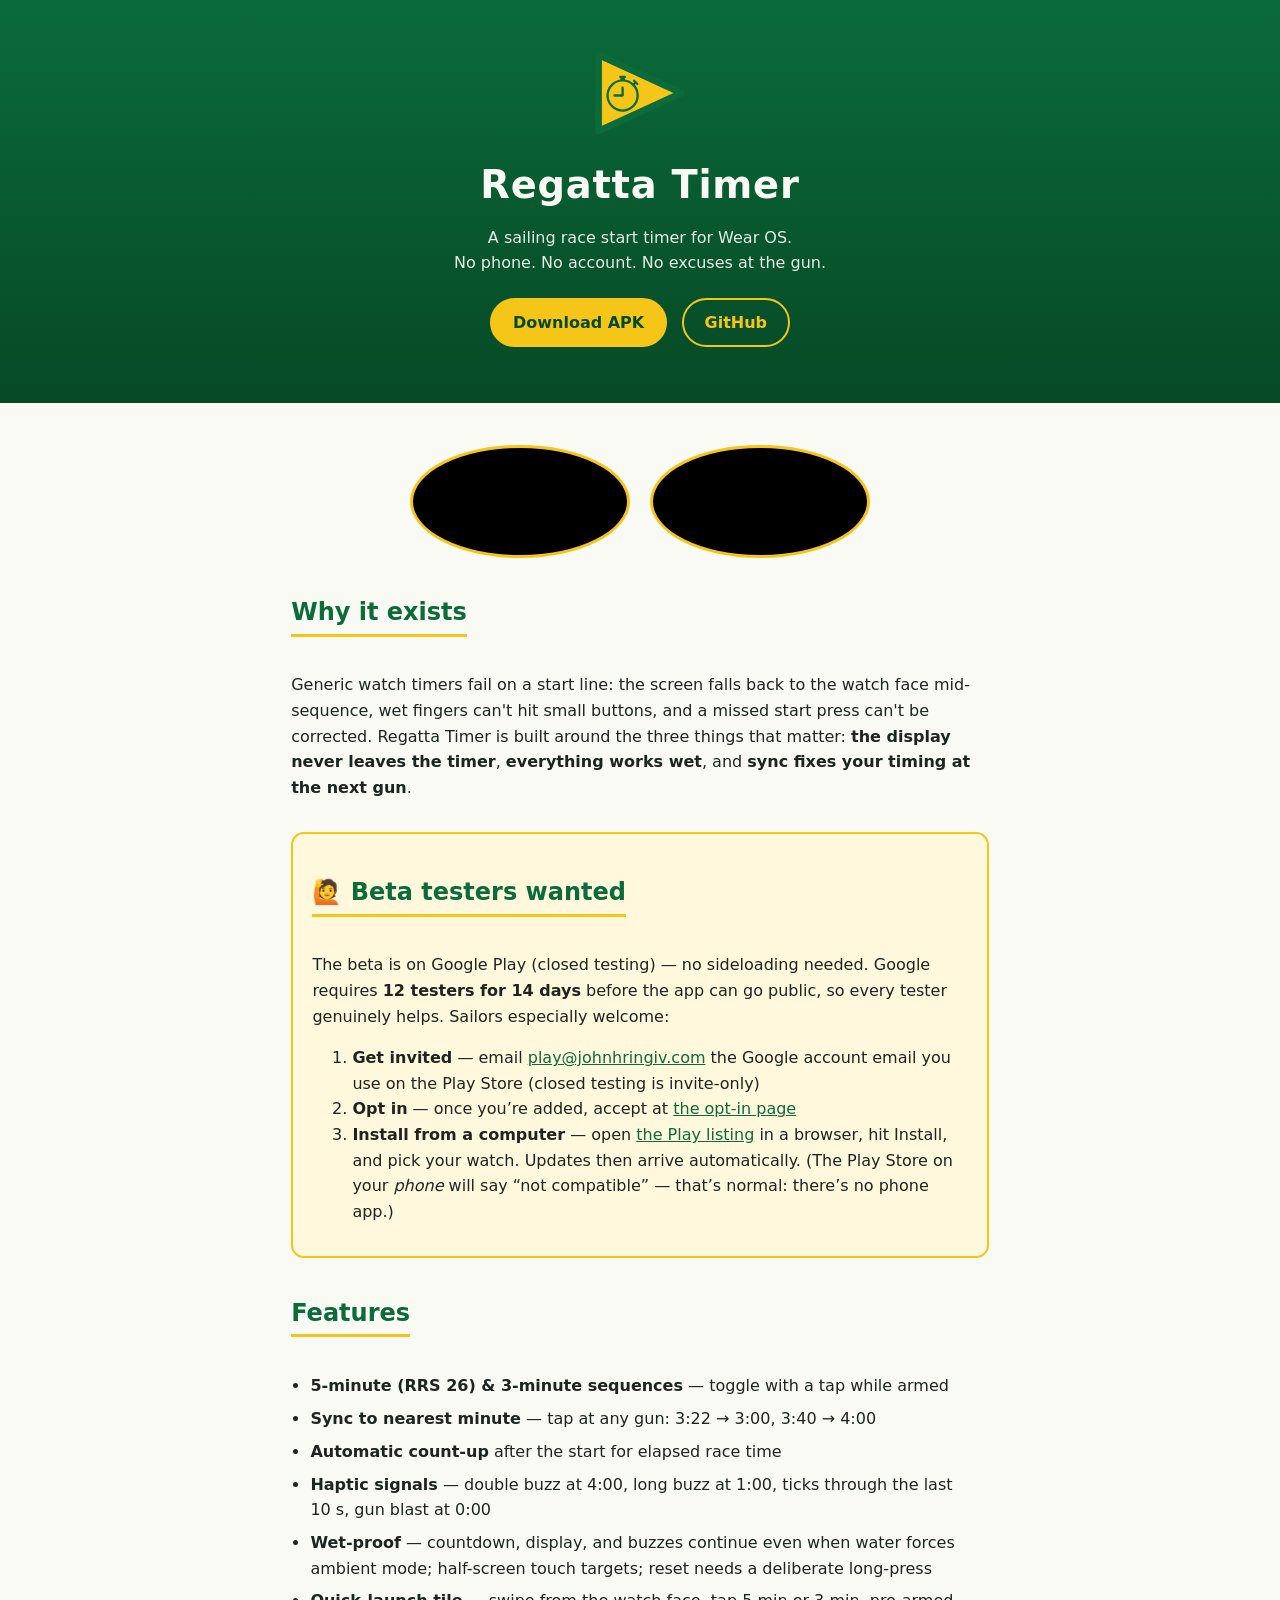
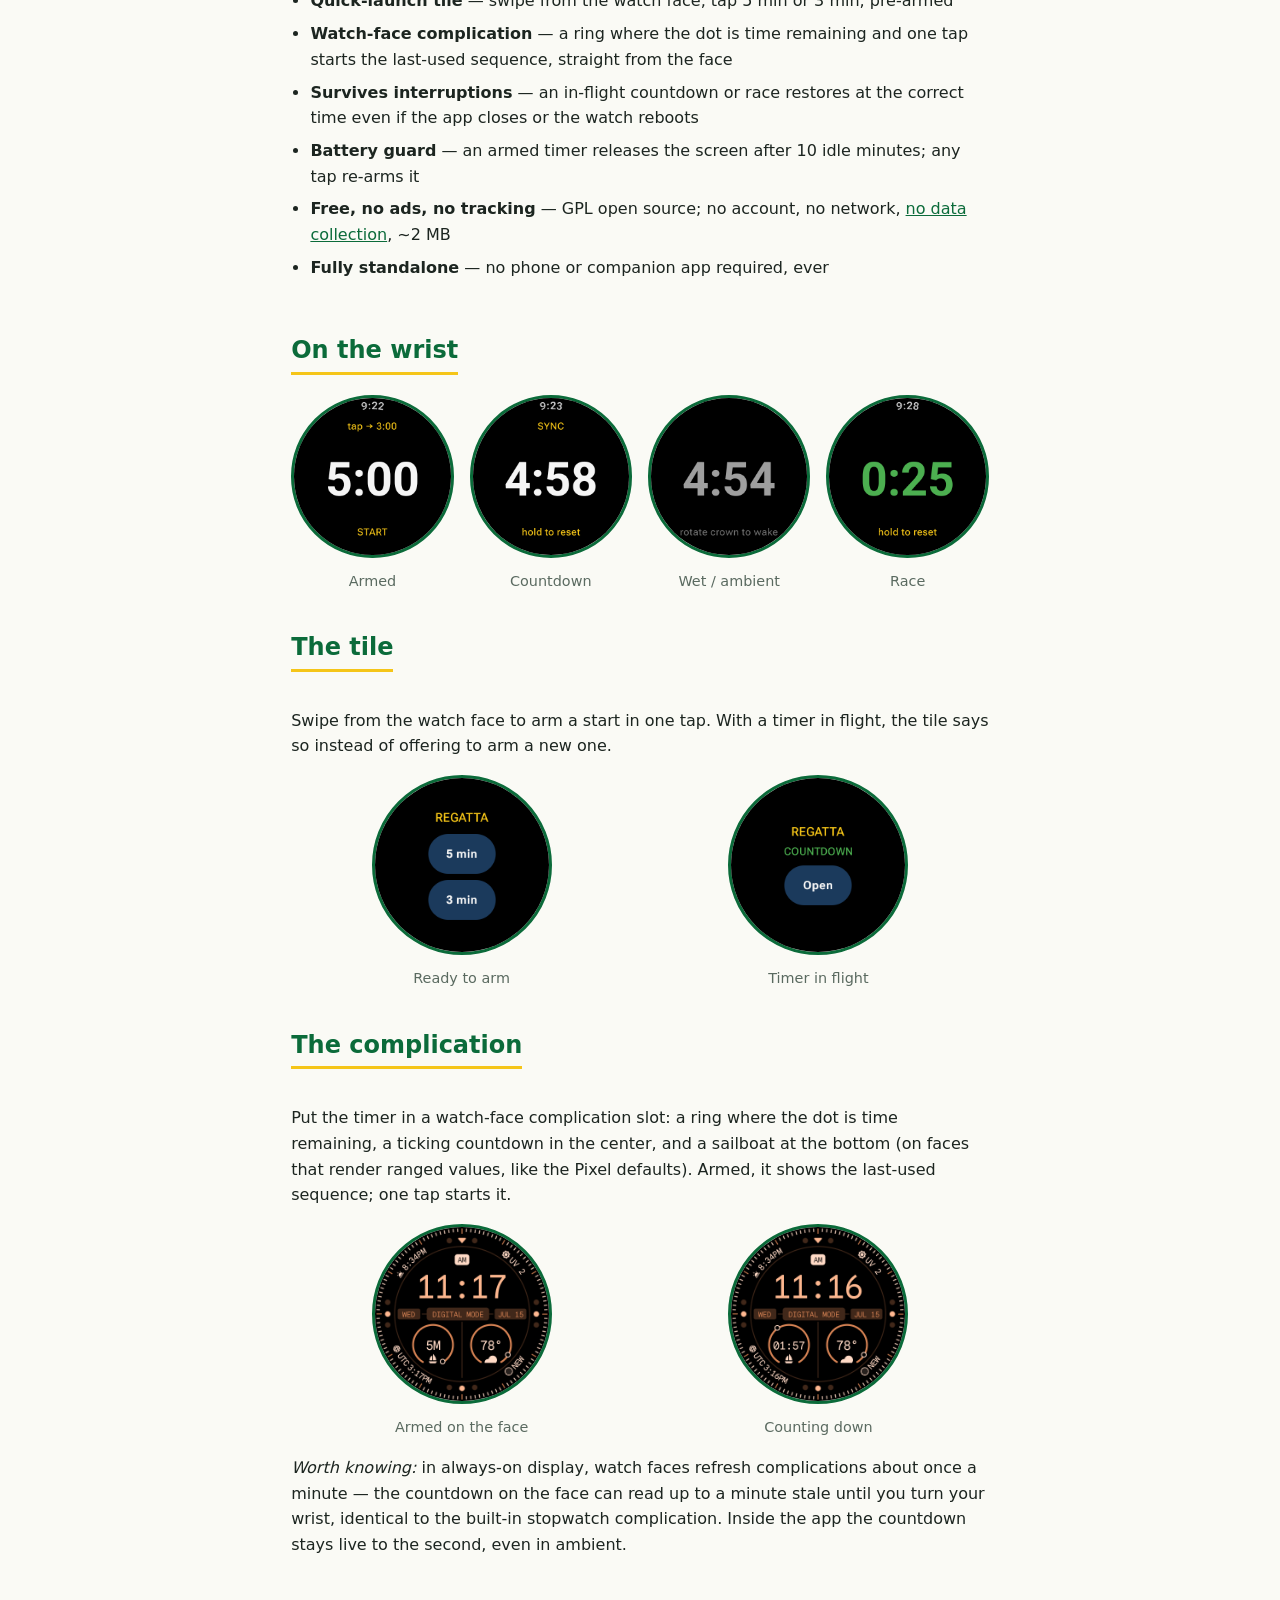
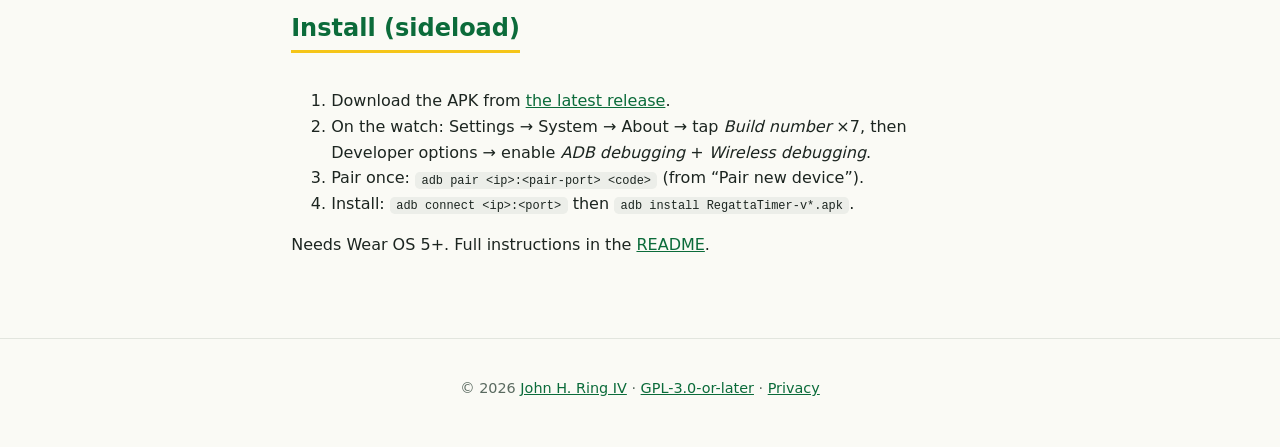
<file: docs/index.html>
<!doctype html>
<html lang="en">
<head>
  <meta charset="utf-8">
  <meta name="viewport" content="width=device-width, initial-scale=1">
  <title>Regatta Timer — race start timer for Wear OS</title>
  <meta name="description" content="Standalone sailing race start timer for Wear OS. 5 and 3 minute sequences, sync to the gun, haptic signals, works wet. No phone required.">
  <meta property="og:type" content="website">
  <meta property="og:title" content="Regatta Timer — race start timer for Wear OS">
  <meta property="og:description" content="Standalone sailing race start timer for Wear OS. 5 and 3 minute sequences, sync to the gun, haptic signals, works wet. No phone required.">
  <meta property="og:url" content="https://regatta-timer.johnhringiv.com/">
  <meta property="og:image" content="https://regatta-timer.johnhringiv.com/og-image.png">
  <meta property="og:image:width" content="1200">
  <meta property="og:image:height" content="630">
  <meta name="twitter:card" content="summary_large_image">
  <link rel="icon" type="image/svg+xml" href="logo.svg">
  <link rel="stylesheet" href="style.css">
</head>
<body>
  <header>
    <img src="logo.svg" alt="" width="96" height="90">
    <h1>Regatta Timer</h1>
    <p class="tagline">A sailing race start timer for Wear OS.<br>No phone. No account. No excuses at the gun.</p>
    <p>
      <a class="btn primary" href="https://github.com/johnhringiv/regatta-timer/releases/latest">Download APK</a>
      <a class="btn" href="https://github.com/johnhringiv/regatta-timer">GitHub</a>
    </p>
  </header>

  <main>
    <div class="demo-row">
      <video src="demo.mp4" width="220" autoplay loop muted playsinline
        aria-label="The final seconds: amber countdown, the gun, automatic green count-up"></video>
      <video src="demo-complication.mp4" width="220" autoplay loop muted playsinline
        aria-label="Watch face complication: dot sweeping the ring as the countdown ticks"></video>
    </div>

    <section>
      <h2>Why it exists</h2>
      <p>Generic watch timers fail on a start line: the screen falls back to the watch face mid-sequence, wet fingers can't hit small buttons, and a missed start press can't be corrected. Regatta Timer is built around the three things that matter: <strong>the display never leaves the timer</strong>, <strong>everything works wet</strong>, and <strong>sync fixes your timing at the next gun</strong>.</p>
    </section>

    <section id="beta">
      <h2>🙋 Beta testers wanted</h2>
      <p>The beta is on Google Play (closed testing) — no sideloading needed. Google requires <strong>12 testers for 14 days</strong> before the app can go public, so every tester genuinely helps. Sailors especially welcome:</p>
      <ol>
        <li><strong>Get invited</strong> — email <a href="mailto:play@johnhringiv.com">play@johnhringiv.com</a> the Google account email you use on the Play Store (closed testing is invite-only)</li>
        <li><strong>Opt in</strong> — once you’re added, accept at <a href="https://play.google.com/apps/testing/com.johnhringiv.regattatimer">the opt-in page</a></li>
        <li><strong>Install from a computer</strong> — open <a href="https://play.google.com/store/apps/details?id=com.johnhringiv.regattatimer">the Play listing</a> in a browser, hit Install, and pick your watch. Updates then arrive automatically. (The Play Store on your <em>phone</em> will say “not compatible” — that’s normal: there’s no phone app.)</li>
      </ol>
    </section>

    <section>
      <h2>Features</h2>
      <ul class="features">
        <li><strong>5-minute (RRS 26) &amp; 3-minute sequences</strong> — toggle with a tap while armed</li>
        <li><strong>Sync to nearest minute</strong> — tap at any gun: 3:22 → 3:00, 3:40 → 4:00</li>
        <li><strong>Automatic count-up</strong> after the start for elapsed race time</li>
        <li><strong>Haptic signals</strong> — double buzz at 4:00, long buzz at 1:00, ticks through the last 10&nbsp;s, gun blast at 0:00</li>
        <li><strong>Wet-proof</strong> — countdown, display, and buzzes continue even when water forces ambient mode; half-screen touch targets; reset needs a deliberate long-press</li>
        <li><strong>Quick-launch tile</strong> — swipe from the watch face, tap 5&nbsp;min or 3&nbsp;min, pre-armed</li>
        <li><strong>Watch-face complication</strong> — a ring where the dot is time remaining and one tap starts the last-used sequence, straight from the face</li>
        <li><strong>Survives interruptions</strong> — an in-flight countdown or race restores at the correct time even if the app closes or the watch reboots</li>
        <li><strong>Battery guard</strong> — an armed timer releases the screen after 10 idle minutes; any tap re-arms it</li>
        <li><strong>Free, no ads, no tracking</strong> — GPL open source; no account, no network, <a href="privacy.html">no data collection</a>, ~2&nbsp;MB</li>
        <li><strong>Fully standalone</strong> — no phone or companion app required, ever</li>
      </ul>
    </section>

    <section>
      <h2>On the wrist</h2>
      <div class="shots">
        <figure><img src="screenshots/armed.png" alt="Armed at 5:00"><figcaption>Armed</figcaption></figure>
        <figure><img src="screenshots/countdown.png" alt="Counting down"><figcaption>Countdown</figcaption></figure>
        <figure><img src="screenshots/ambient.png" alt="Live countdown continues in ambient mode when wet"><figcaption>Wet / ambient</figcaption></figure>
        <figure><img src="screenshots/countup.png" alt="Race count-up"><figcaption>Race</figcaption></figure>
      </div>
    </section>

    <section>
      <h2>The tile</h2>
      <p>Swipe from the watch face to arm a start in one tap. With a timer in flight, the tile says so instead of offering to arm a new one.</p>
      <div class="shots">
        <figure><img src="screenshots/tile_armed.png" alt="Tile ready to arm 5 or 3 minute start"><figcaption>Ready to arm</figcaption></figure>
        <figure><img src="screenshots/tile_running.png" alt="Tile showing a countdown is in flight"><figcaption>Timer in flight</figcaption></figure>
      </div>
    </section>

    <section>
      <h2>The complication</h2>
      <p>Put the timer in a watch-face complication slot: a ring where the dot is time remaining, a ticking countdown in the center, and a sailboat at the bottom (on faces that render ranged values, like the Pixel defaults). Armed, it shows the last-used sequence; one tap starts it.</p>
      <div class="shots">
        <figure><img src="screenshots/complication_armed.png" alt="Watch face with the complication armed, showing 5M"><figcaption>Armed on the face</figcaption></figure>
        <figure><img src="screenshots/complication_countdown.png" alt="Watch face with the complication counting down, dot at time remaining"><figcaption>Counting down</figcaption></figure>
      </div>
      <p><em>Worth knowing:</em> in always-on display, watch faces refresh complications about once a minute — the countdown on the face can read up to a minute stale until you turn your wrist, identical to the built-in stopwatch complication. Inside the app the countdown stays live to the second, even in ambient.</p>
    </section>

    <section>
      <h2>Install (sideload)</h2>
      <ol>
        <li>Download the APK from <a href="https://github.com/johnhringiv/regatta-timer/releases/latest">the latest release</a>.</li>
        <li>On the watch: Settings → System → About → tap <em>Build number</em> ×7, then Developer options → enable <em>ADB debugging</em> + <em>Wireless debugging</em>.</li>
        <li>Pair once: <code>adb pair &lt;ip&gt;:&lt;pair-port&gt; &lt;code&gt;</code> (from “Pair new device”).</li>
        <li>Install: <code>adb connect &lt;ip&gt;:&lt;port&gt;</code> then <code>adb install RegattaTimer-v*.apk</code>.</li>
      </ol>
      <p>Needs Wear OS 5+. Full instructions in the <a href="https://github.com/johnhringiv/regatta-timer#install-sideload">README</a>.</p>
    </section>
  </main>

  <footer>
    <p>© 2026 <a href="https://johnhringiv.com">John H. Ring IV</a> · <a href="https://github.com/johnhringiv/regatta-timer/blob/main/LICENSE">GPL-3.0-or-later</a> · <a href="privacy.html">Privacy</a></p>
  </footer>
</body>
</html>
</file>
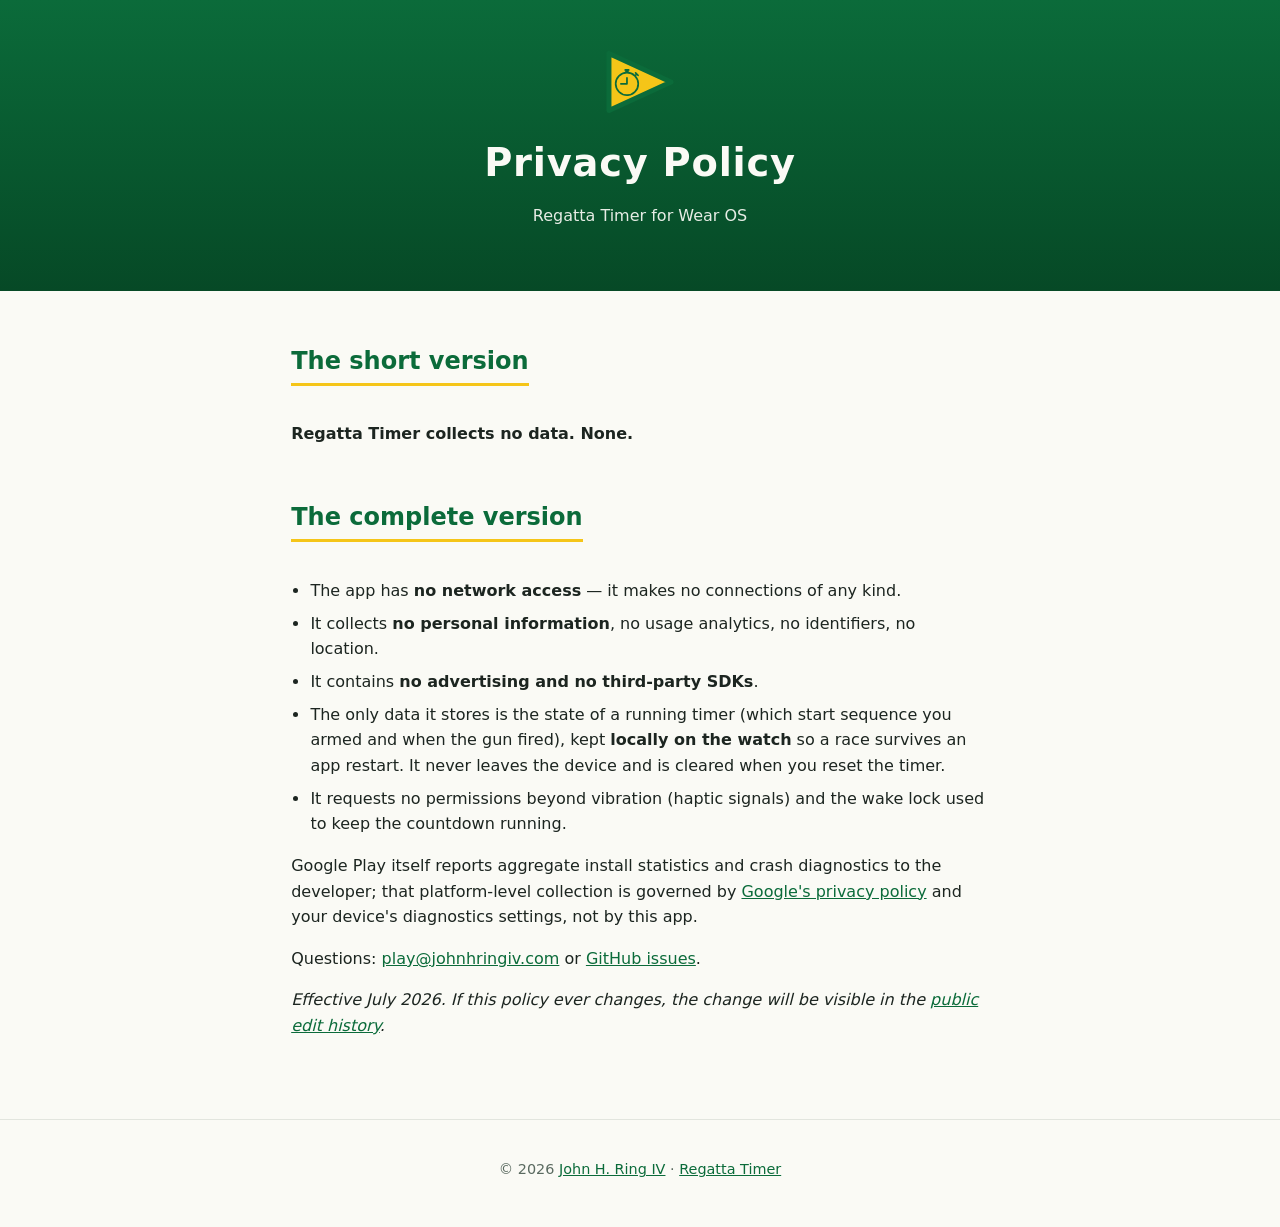
<file: docs/privacy.html>
<!doctype html>
<html lang="en">
<head>
  <meta charset="utf-8">
  <meta name="viewport" content="width=device-width, initial-scale=1">
  <title>Privacy Policy — Regatta Timer</title>
  <meta name="description" content="Regatta Timer privacy policy: the app collects nothing, transmits nothing, and has no network access.">
  <link rel="icon" type="image/svg+xml" href="logo.svg">
  <link rel="stylesheet" href="style.css">
</head>
<body>
  <header>
    <img src="logo.svg" alt="" width="72" height="68">
    <h1>Privacy Policy</h1>
    <p class="tagline">Regatta Timer for Wear OS</p>
  </header>

  <main>
    <section>
      <h2>The short version</h2>
      <p><strong>Regatta Timer collects no data. None.</strong></p>
    </section>

    <section>
      <h2>The complete version</h2>
      <ul class="features">
        <li>The app has <strong>no network access</strong> — it makes no connections of any kind.</li>
        <li>It collects <strong>no personal information</strong>, no usage analytics, no identifiers, no location.</li>
        <li>It contains <strong>no advertising and no third-party SDKs</strong>.</li>
        <li>The only data it stores is the state of a running timer (which start sequence you armed and when the gun fired), kept <strong>locally on the watch</strong> so a race survives an app restart. It never leaves the device and is cleared when you reset the timer.</li>
        <li>It requests no permissions beyond vibration (haptic signals) and the wake lock used to keep the countdown running.</li>
      </ul>
      <p>Google Play itself reports aggregate install statistics and crash diagnostics to the developer; that platform-level collection is governed by <a href="https://policies.google.com/privacy">Google's privacy policy</a> and your device's diagnostics settings, not by this app.</p>
      <p>Questions: <a href="mailto:play@johnhringiv.com">play@johnhringiv.com</a> or <a href="https://github.com/johnhringiv/regatta-timer/issues">GitHub issues</a>.</p>
      <p><em>Effective July 2026. If this policy ever changes, the change will be visible in the <a href="https://github.com/johnhringiv/regatta-timer/commits/main/docs/privacy.html">public edit history</a>.</em></p>
    </section>
  </main>

  <footer>
    <p>© 2026 <a href="https://johnhringiv.com">John H. Ring IV</a> · <a href="index.html">Regatta Timer</a></p>
  </footer>
</body>
</html>
</file>
<file: docs/style.css>
/* Regatta Timer landing page — vanilla CSS, gold/green burgee palette */
:root {
  --gold: #f5c518;
  --green: #0b6b3a;
  --green-dark: #064926;
  --ink: #1c2520;
  --paper: #fafaf5;
  --muted: #5a6a60;
}

* { box-sizing: border-box; }

body {
  margin: 0;
  font-family: system-ui, -apple-system, "Segoe UI", Roboto, sans-serif;
  line-height: 1.6;
  color: var(--ink);
  background: var(--paper);
}

header {
  text-align: center;
  padding: 3rem 1rem 2.5rem;
  background: linear-gradient(180deg, var(--green) 0%, var(--green-dark) 100%);
  color: var(--paper);
}

header h1 {
  margin: 0.5rem 0 0;
  font-size: 2.4rem;
  letter-spacing: 0.02em;
}

.tagline { margin: 0.6rem 0 1.4rem; opacity: 0.92; }

.btn {
  display: inline-block;
  margin: 0 0.3rem;
  padding: 0.6rem 1.3rem;
  border: 2px solid var(--gold);
  border-radius: 2rem;
  color: var(--gold);
  text-decoration: none;
  font-weight: 600;
}

.btn.primary { background: var(--gold); color: var(--green-dark); }
.btn:hover { filter: brightness(1.08); }

main {
  max-width: 46rem;
  margin: 0 auto;
  padding: 1rem 1.2rem 2rem;
}

h2 {
  color: var(--green);
  margin-top: 2.2rem;
  border-bottom: 3px solid var(--gold);
  display: inline-block;
  padding-bottom: 0.15rem;
}

.features { padding-left: 1.2rem; }
.features li { margin: 0.45rem 0; }

.shots {
  display: grid;
  grid-template-columns: repeat(auto-fit, minmax(140px, 1fr));
  gap: 1rem;
}

.shots figure { margin: 0; text-align: center; }

.shots img {
  width: 100%;
  max-width: 180px;
  border-radius: 50%;
  border: 3px solid var(--green);
  background: #000;
}

.shots figcaption { color: var(--muted); font-size: 0.9rem; margin-top: 0.3rem; }

.demo { text-align: center; }

.demo-row {
  display: flex;
  justify-content: center;
  gap: 1.2rem;
  flex-wrap: wrap;
  margin-top: 1.6rem;
}

.demo video,
.demo-row video {
  width: 220px;
  max-width: 42%;
  border-radius: 50%;
  border: 3px solid var(--gold);
  background: #000;
}

#beta {
  background: #fff8dd;
  border: 2px solid var(--gold);
  border-radius: 0.8rem;
  padding: 0.2rem 1.2rem 1rem;
  margin-top: 2rem;
}

code {
  background: #eceee9;
  padding: 0.1rem 0.4rem;
  border-radius: 0.3rem;
  font-size: 0.92em;
}

a { color: var(--green); }

footer {
  text-align: center;
  color: var(--muted);
  font-size: 0.9rem;
  padding: 1.5rem 1rem 2rem;
  border-top: 1px solid #e2e5de;
  margin-top: 2rem;
}

@media (prefers-color-scheme: dark) {
  :root {
    --ink: #e8ece8;
    --paper: #121714;
    --muted: #9aa79e;
  }
  code { background: #223028; }
  #beta { background: #22301f; }
  a { color: var(--gold); }
  h2 { color: var(--gold); border-color: var(--green); }
}
</file>
